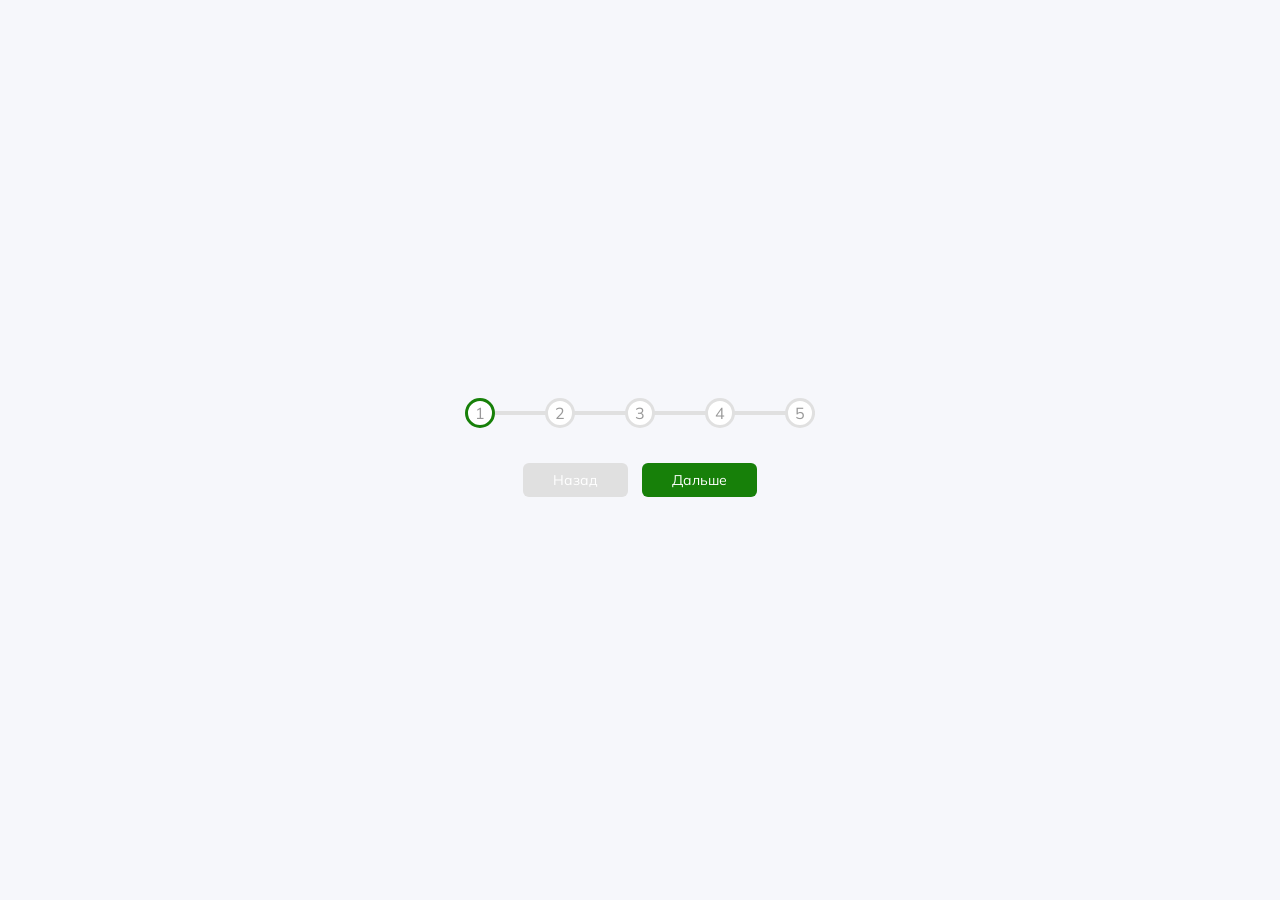
<file: 101_progress_steps/index.html>
<!DOCTYPE html>
<html lang="en">
  <head>
    <meta charset="UTF-8" />
    <meta name="viewport" content="width=device-width, initial-scale=1.0" />
    <link rel="stylesheet" href="style.css" />
    <title>Шаг за шагом</title>
  </head>
  <body>
    <div class="container">
      <div class="progress-container">
        <div class="progress" id="progress"></div>
        <div class="circle active">1</div>
        <div class="circle">2</div>
        <div class="circle">3</div>
        <div class="circle">4</div>
        <div class="circle">5</div>
      </div>

      <button class="btn" id="prev" disabled>Назад</button>
      <button class="btn" id="next">Дальше</button>
    </div>
    <script src="script.js"></script>
  </body>
</html>
</file>
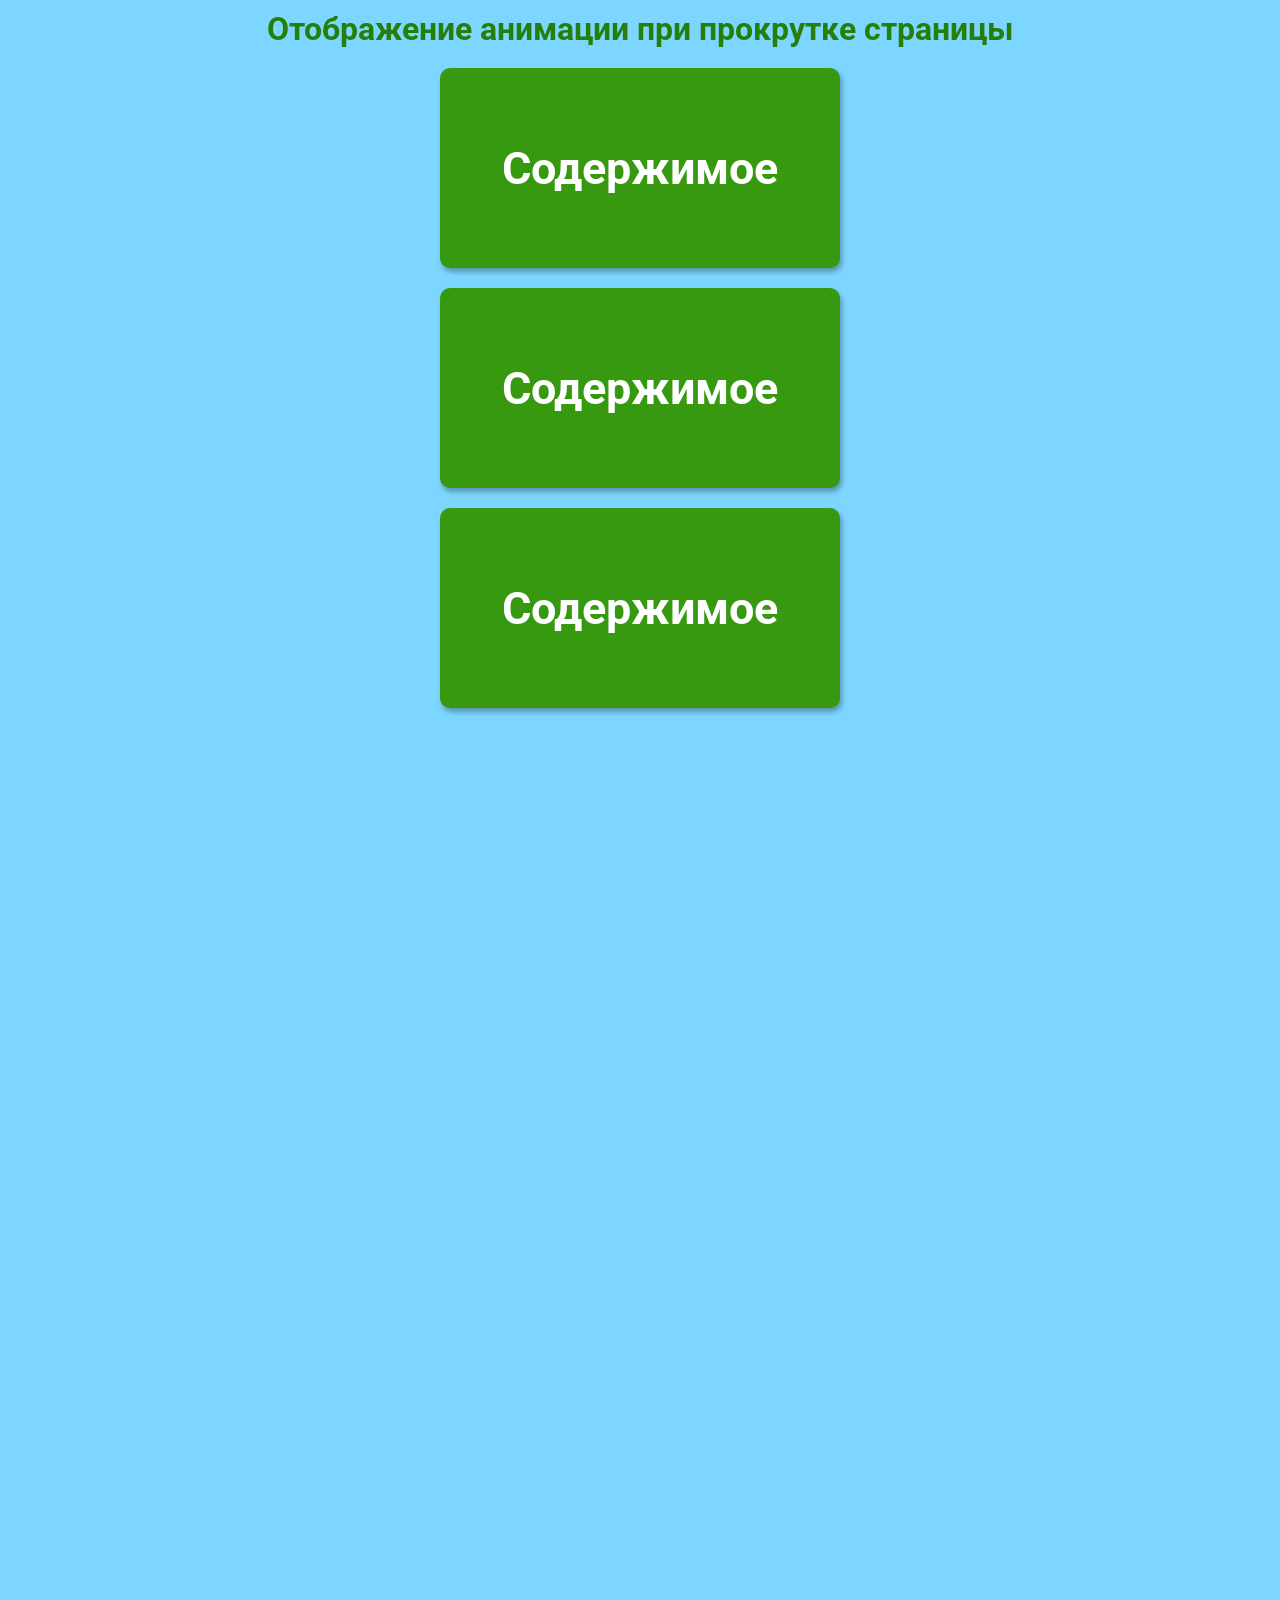
<file: 102_scroll_animation/index.html>
<!DOCTYPE html>
<html lang="en">
  <head>
    <meta charset="UTF-8" />
    <meta name="viewport" content="width=device-width, initial-scale=1.0" />
    <link rel="stylesheet" href="style.css" />
    <title>Scroll Animation</title>
  </head>
  <body>
    <h1>Отображение анимации при прокрутке страницы</h1>
    <div class="box"><h2>Содержимое</h2></div>
    <div class="box"><h2>Содержимое</h2></div>
    <div class="box"><h2>Содержимое</h2></div>
    <div class="box"><h2>Содержимое</h2></div>
    <div class="box"><h2>Содержимое</h2></div>
    <div class="box"><h2>Содержимое</h2></div>
    <div class="box"><h2>Содержимое</h2></div>
    <div class="box"><h2>Содержимое</h2></div>
    <div class="box"><h2>Содержимое</h2></div>
    <div class="box"><h2>Содержимое</h2></div>
    <div class="box"><h2>Содержимое</h2></div>
    <div class="box"><h2>Содержимое</h2></div>
    <div class="box"><h2>Содержимое</h2></div>
    <script src="script.js"></script>
  </body>
</html>
</file>
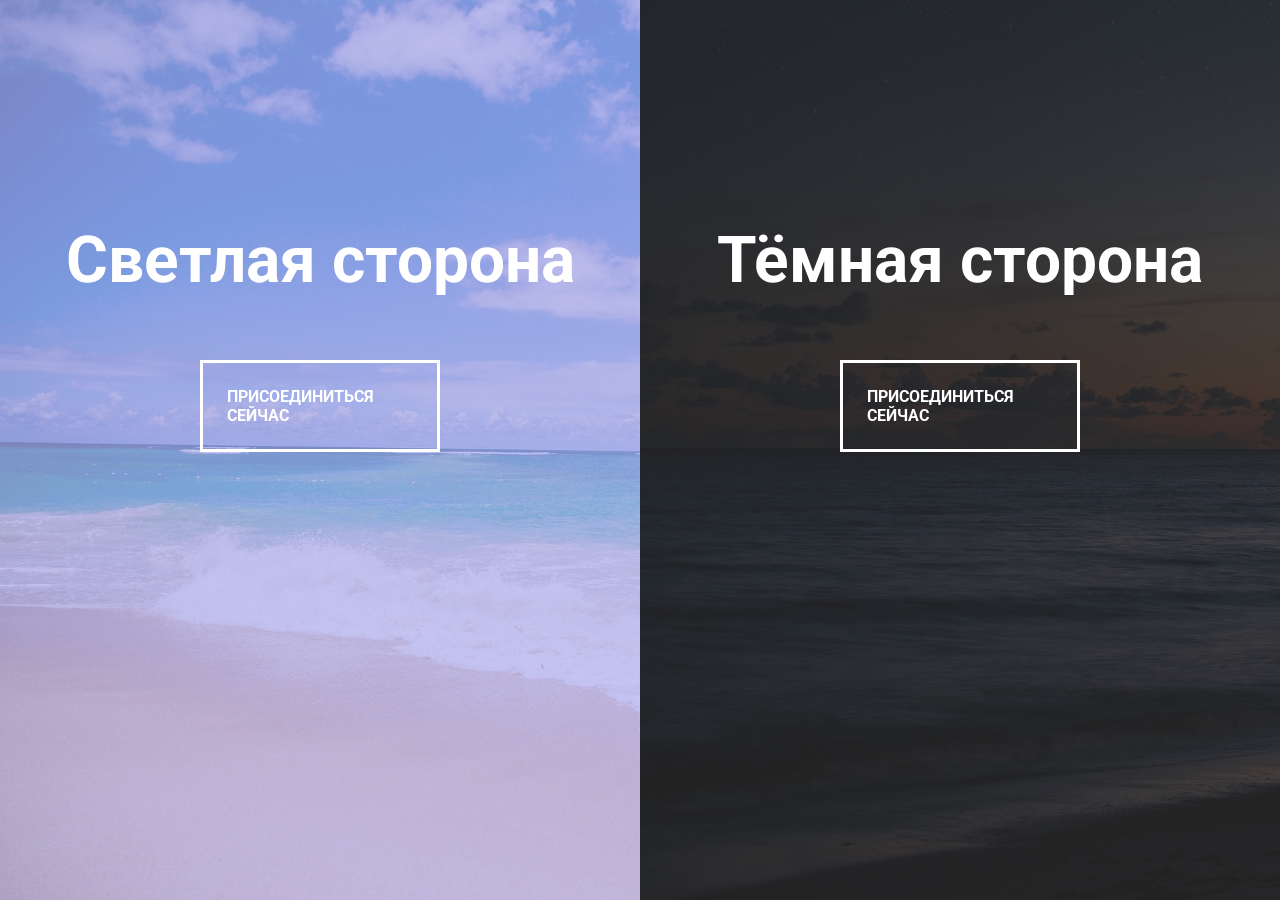
<file: 103_split_landing_page/index.html>
<!DOCTYPE html>
<html lang="en">
  <head>
    <meta charset="UTF-8" />
    <meta name="viewport" content="width=device-width, initial-scale=1.0" />
    <link rel="stylesheet" href="style.css" />
    <title>Страница выбора
    </title>
  </head>
  <body>
    <div class="container">
      <div class="split left">
        <h1>Светлая сторона</h1>
        <a href="#" class="btn">Присоединиться сейчас</a>
      </div>
      <div class="split right">
        <h1>Тёмная сторона</h1>
        <a href="#" class="btn">Присоединиться сейчас</a>
      </div>
    </div>

    <script src="script.js"></script>
  </body>
</html>
</file>
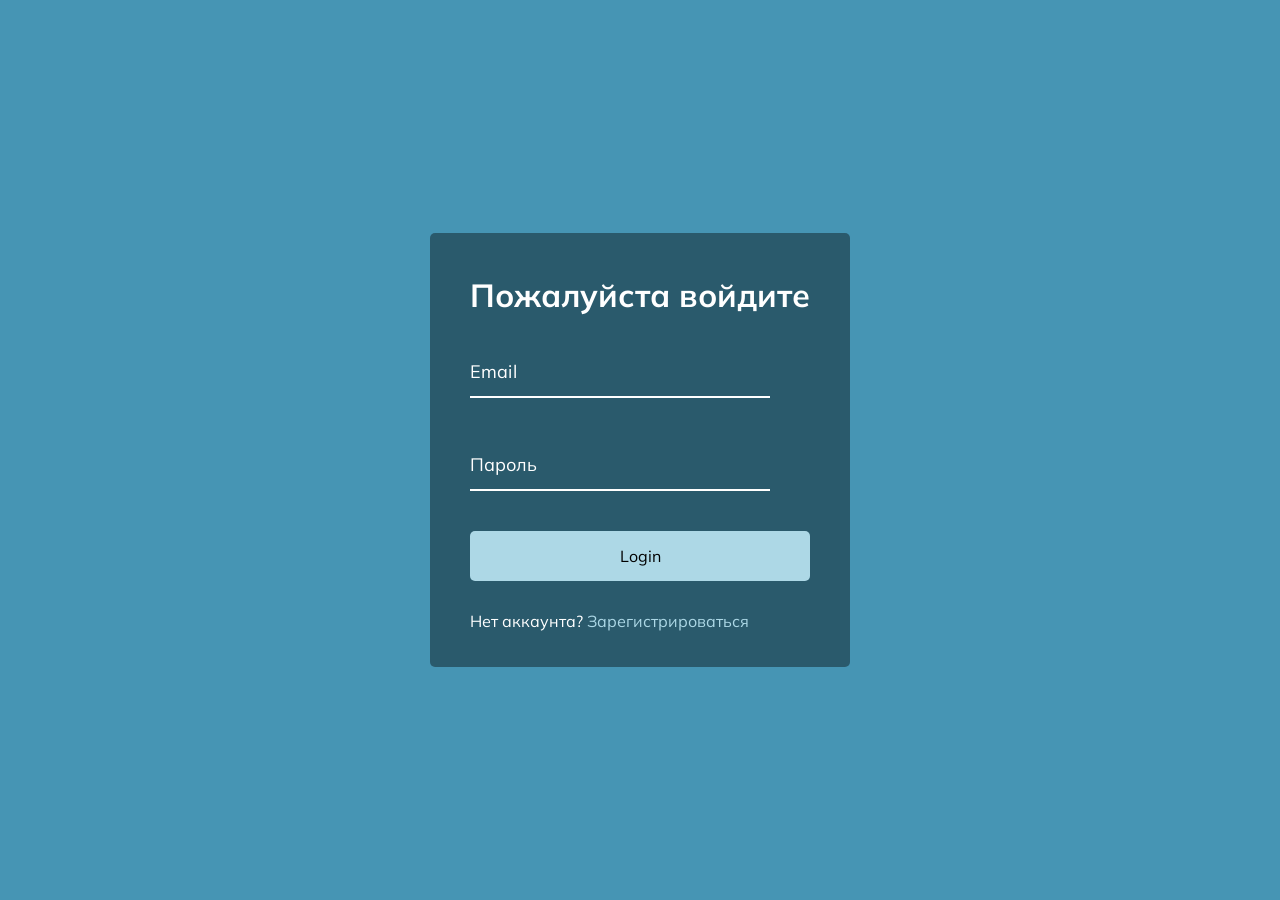
<file: 104_login_form/index.html>
<!DOCTYPE html>
<html lang="en">
  <head>
    <meta charset="UTF-8" />
    <meta name="viewport" content="width=device-width, initial-scale=1.0" />
    <link rel="stylesheet" href="style.css" />
    <title>Форма входа</title>
  </head>
  <body>
    <div class="container">
      <h1>Пожалуйста войдите</h1>
      <form>
        <div class="form-control">
          <input type="text" required>
          <label>Email</label>
          <!-- <label>
            <span style="transition-delay: 0ms">E</span>
              <span style="transition-delay: 50ms">m</span>
              <span style="transition-delay: 100ms">a</span>
              <span style="transition-delay: 150ms">i</span>
              <span style="transition-delay: 200ms">l</span>
        </label> -->
        </div>

        <div class="form-control">
          <input type="password" required>
          <label>Пароль</label>
        </div>

        <button class="btn">Login</button>

        <p class="text">Нет аккаунта? <a href="#">Зарегистрироваться</a> </p>
      </form>
    </div>
    <script src="script.js"></script>
  </body>
</html>
</file>
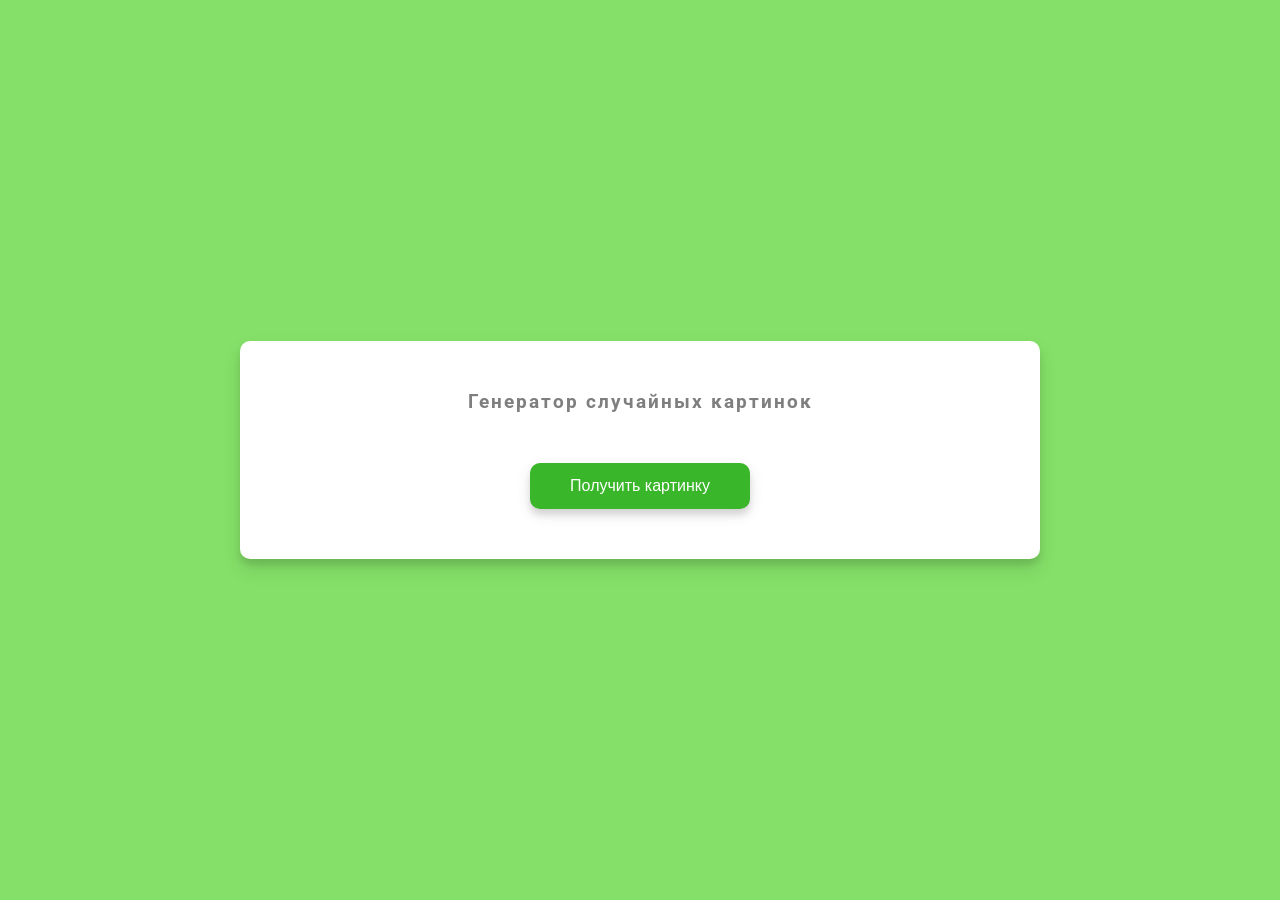
<file: 105_random_image/index.html>
<!DOCTYPE html>
<html lang="en">
  <head>
    <meta charset="UTF-8" />
    <meta name="viewport" content="width=device-width, initial-scale=1.0" />
    <link rel="stylesheet" href="style.css" />
    <title>Генератор картинок</title>
  </head>
  <body>
    <div class="container">
      <h3>Генератор случайных картинок</h3>
      <div id="randomImg" class="randomImg"></div>
      <div id="autor" class="randomImg"></div>
      <button id="randomImgBtn" class="btn">Получить картинку</button>
    </div>
    <script src="script.js"></script>
  </body>
</html>
</file>
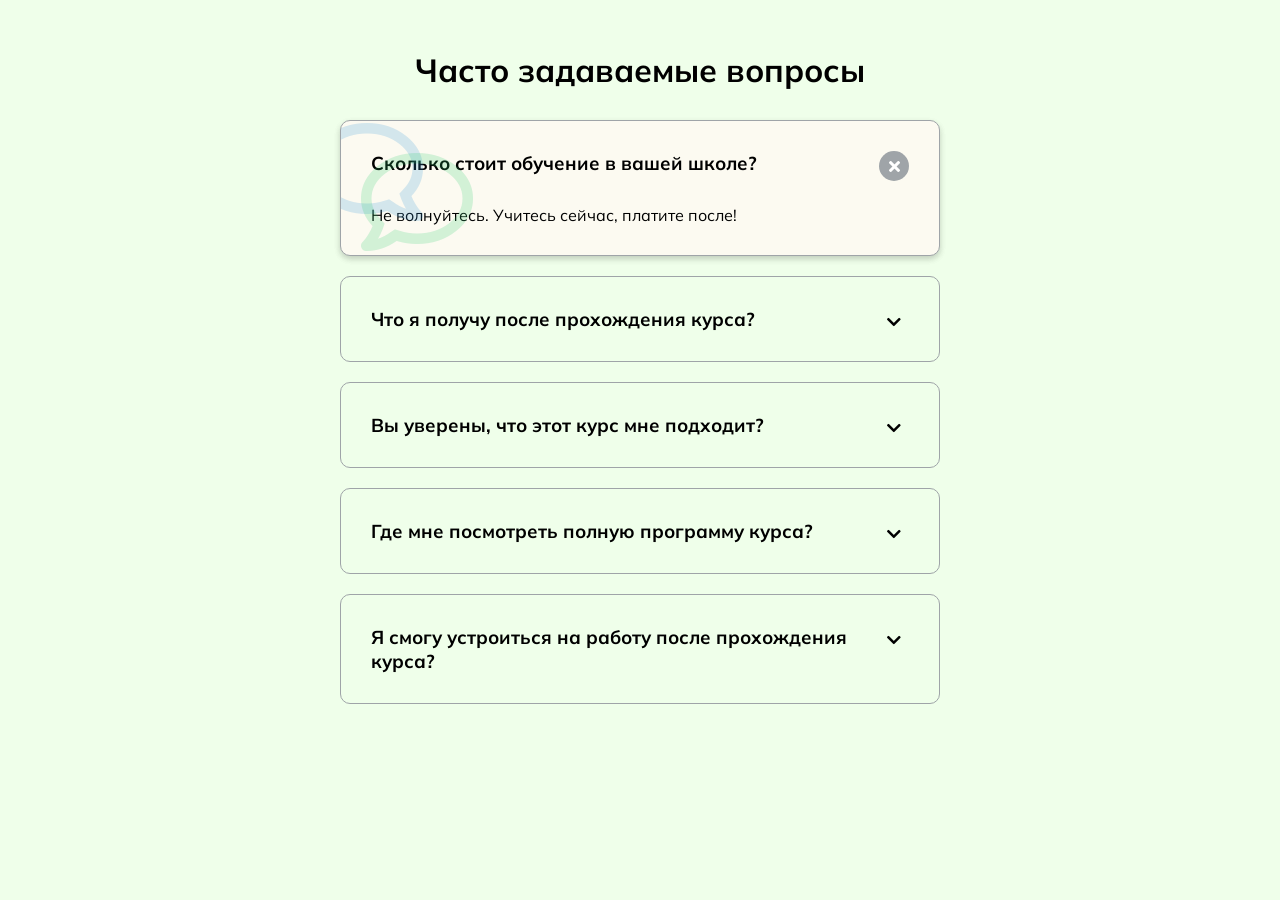
<file: 106_frequently_asked_questions/index.html>
<!DOCTYPE html>
<html lang="en">
  <head>
    <meta charset="UTF-8" />
    <meta name="viewport" content="width=device-width, initial-scale=1.0" />
    <link rel="stylesheet" href="https://cdnjs.cloudflare.com/ajax/libs/font-awesome/5.14.0/css/all.min.css" integrity="sha512-1PKOgIY59xJ8Co8+NE6FZ+LOAZKjy+KY8iq0G4B3CyeY6wYHN3yt9PW0XpSriVlkMXe40PTKnXrLnZ9+fkDaog==" crossorigin="anonymous" />
    <link rel="stylesheet" href="style.css" />
    <title>FAQ</title>
  </head>
  <body>
    <h1>Часто задаваемые вопросы</h1>
    <div class="faq-container">
      <div class="faq active">
        <h3 class="faq-title">
          Сколько стоит обучение в вашей школе? 
        </h3>

        <p class="faq-text">
          Не волнуйтесь. Учитесь сейчас, платите после!
        </p>

        <button class="faq-toggle">
          <i class="fas fa-chevron-down"></i>
          <i class="fas fa-times"></i>
        </button>
      </div>

      <div class="faq">
        <h3 class="faq-title">
          Что я получу после прохождения курса?
        </h3>
        <p class="faq-text">
          Вы получите много позитивных эмоций, опыт, хорошее настроение, и возможно, немного знаний.
        </p>
        <button class="faq-toggle">
          <i class="fas fa-chevron-down"></i>
          <i class="fas fa-times"></i>
        </button>
      </div>
      
      <div class="faq">
        <h3 class="faq-title">
          Вы уверены, что этот курс мне подходит?
        </h3>
        <p class="faq-text">
          Да. Это курс подходит всем, кто готов платить нам за него.
        </p>
        <button class="faq-toggle">
          <i class="fas fa-chevron-down"></i>
          <i class="fas fa-times"></i>
        </button>
      </div>
      
      <div class="faq">
        <h3 class="faq-title">
          Где мне посмотреть полную программу курса?
        </h3>
        <p class="faq-text">
          Полную программу курса мы пока сами не знаем, но вы можете пока оплатить, а там как-нибудь разберёмся.
        </p>
        <button class="faq-toggle">
          <i class="fas fa-chevron-down"></i>
          <i class="fas fa-times"></i>
        </button>
      </div>
      
      <div class="faq">
        <h3 class="faq-title">
          Я смогу устроиться на работу после прохождения курса?
        </h3>
        <p class="faq-text">
          Конечно, сможете. Мы всем помогаем устроиться поудобнее.
        </p>
        <button class="faq-toggle">
          <i class="fas fa-chevron-down"></i>
          <i class="fas fa-times"></i>
        </button>
      </div>
    </div>
    <script src="script.js"></script>
  </body>
</html>
</file>
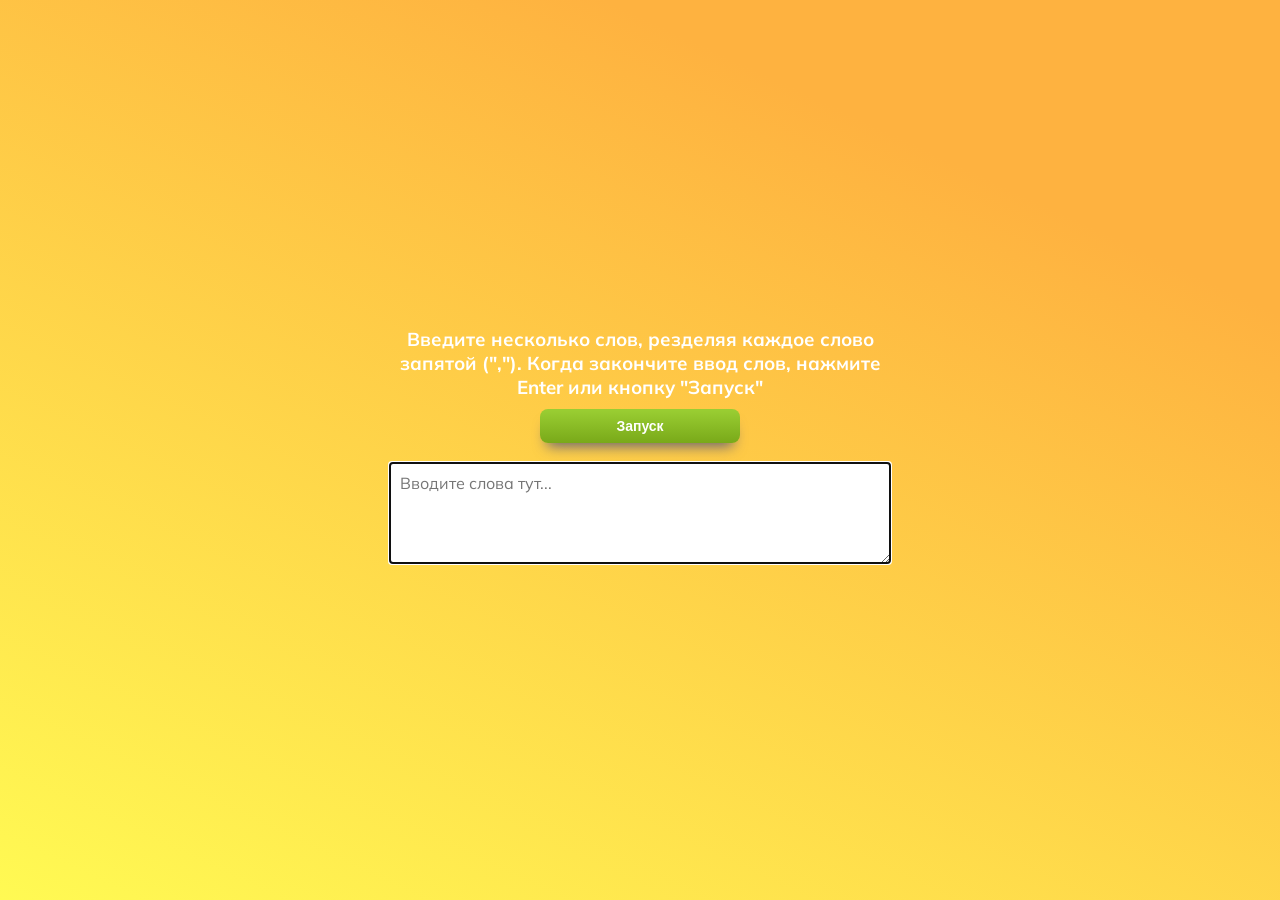
<file: 107_random_word_selection/index.html>
<!DOCTYPE html>
<html lang="en">
  <head>
    <meta charset="UTF-8" />
    <meta name="viewport" content="width=device-width, initial-scale=1.0" />
    <link rel="stylesheet" href="style.css" />
    <title>Выбор случайного слова</title>
  </head>
  <body>
    <div class="container">
      <h3>Введите несколько слов, резделяя каждое слово запятой (","). Когда закончите ввод слов, нажмите Enter или кнопку "Запуск" <br>
        <button class="css-button" id="start">Запуск</button>
      </h3>
      
      <textarea placeholder="Вводите слова тут..." id="textarea"></textarea>

      <div id="tags"></div>
    </div>

    <script src="script.js"></script>
  </body>
</html>
</file>
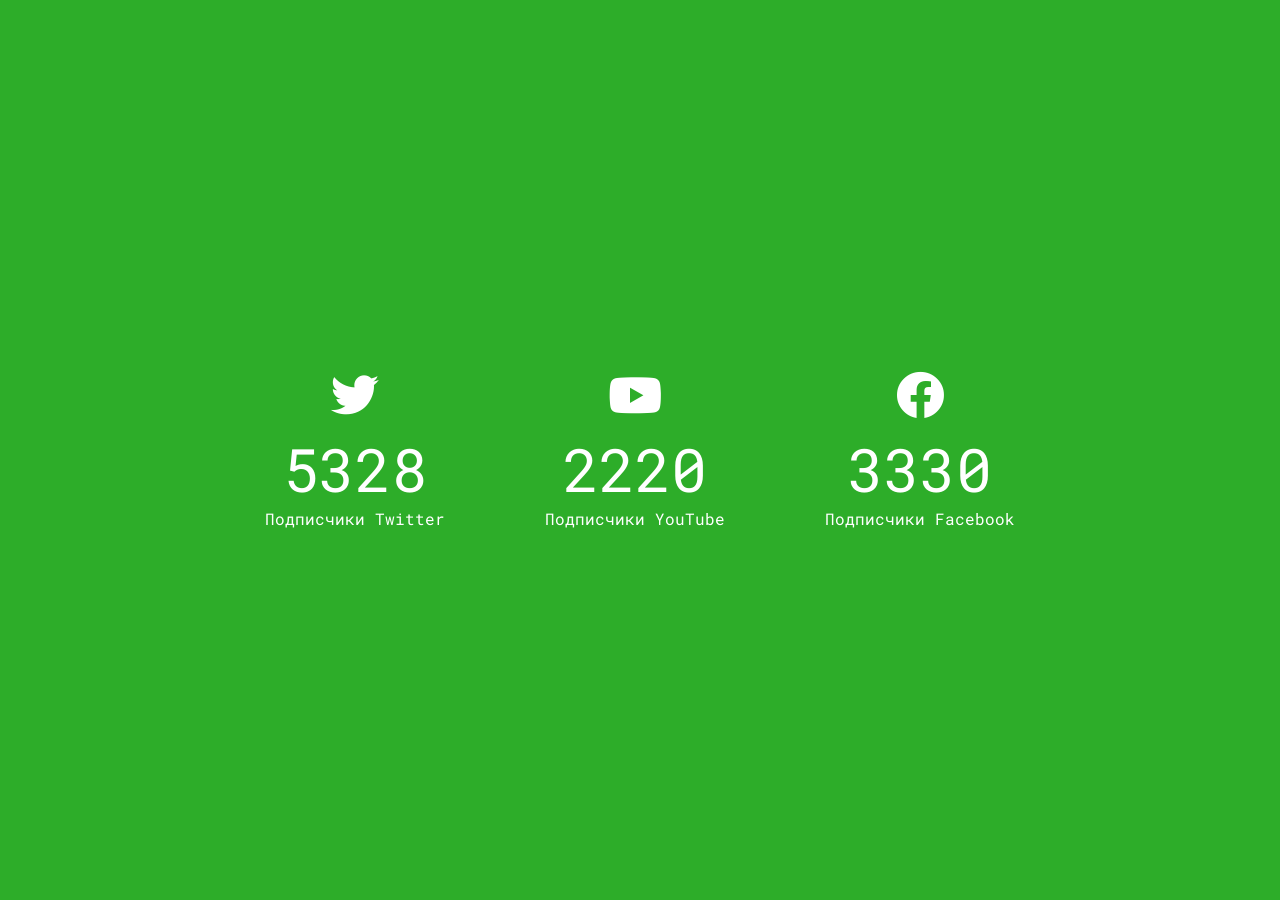
<file: 109_animated_counter/index.html>
<!DOCTYPE html>
<html lang="en">
  <head>
    <meta charset="UTF-8" />
    <meta name="viewport" content="width=device-width, initial-scale=1.0" />
    <link rel="stylesheet" href="https://cdnjs.cloudflare.com/ajax/libs/font-awesome/5.14.0/css/all.min.css" integrity="sha512-1PKOgIY59xJ8Co8+NE6FZ+LOAZKjy+KY8iq0G4B3CyeY6wYHN3yt9PW0XpSriVlkMXe40PTKnXrLnZ9+fkDaog==" crossorigin="anonymous" />
    <link rel="stylesheet" href="style.css" />
    <title>Анимированный счётчик</title>
  </head>
  <body>
    <div class="counter-container">
      <i class="fab fa-twitter fa-3x"></i>
      <div class="counter" data-target="12000"></div>
      <span>Подписчики Twitter</span>
    </div>

    <div class="counter-container">
      <i class="fab fa-youtube fa-3x"></i>
      <div class="counter" data-target="5000"></div>
      <span>Подписчики YouTube</span>
    </div>

    <div class="counter-container">
      <i class="fab fa-facebook fa-3x"></i>
      <div class="counter" data-target="7500"></div>
      <span>Подписчики Facebook</span>
    </div>
    <script src="script.js"></script>
  </body>
</html>
</file>
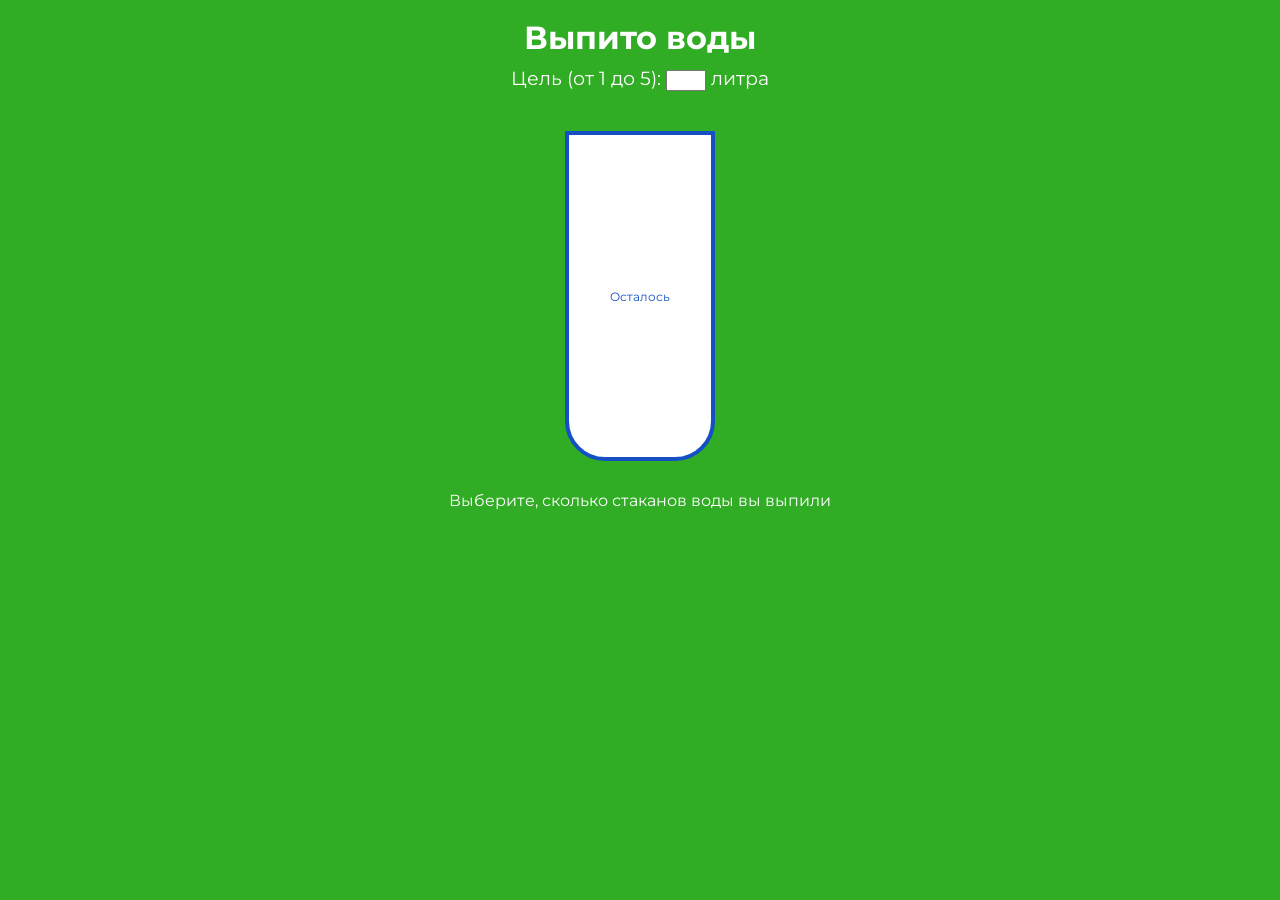
<file: 110_drink_water/index.html>
<!DOCTYPE html>
<html lang="en">
  <head>
    <meta charset="UTF-8" />
    <meta name="viewport" content="width=device-width, initial-scale=1.0" />
    <link rel="stylesheet" href="style.css" />
    <title>Выпито воды</title>
  </head>
  <body>
    <h1>Выпито воды</h1>
    <h3>Цель (от 1 до 5):
       <input id="target"></input>
      литра
    </h3>

    <div class="cup">
      <div class="remained" id="remained">
        <span id="liters"></span>
        <small>Осталось</small>
      </div>

      <div class="percentage" id="percentage"></div>
    </div>

    <p class="text">Выберите, сколько стаканов воды вы выпили</p>

    <div class="cups" id="cups">
      <!-- <div class="cup cup-small">250 мл</div>
      <div class="cup cup-small">250 мл</div>
      <div class="cup cup-small">250 мл</div>
      <div class="cup cup-small">250 мл</div> -->
    </div>

    <script src="script.js"></script>
  </body>
</html>
</file>
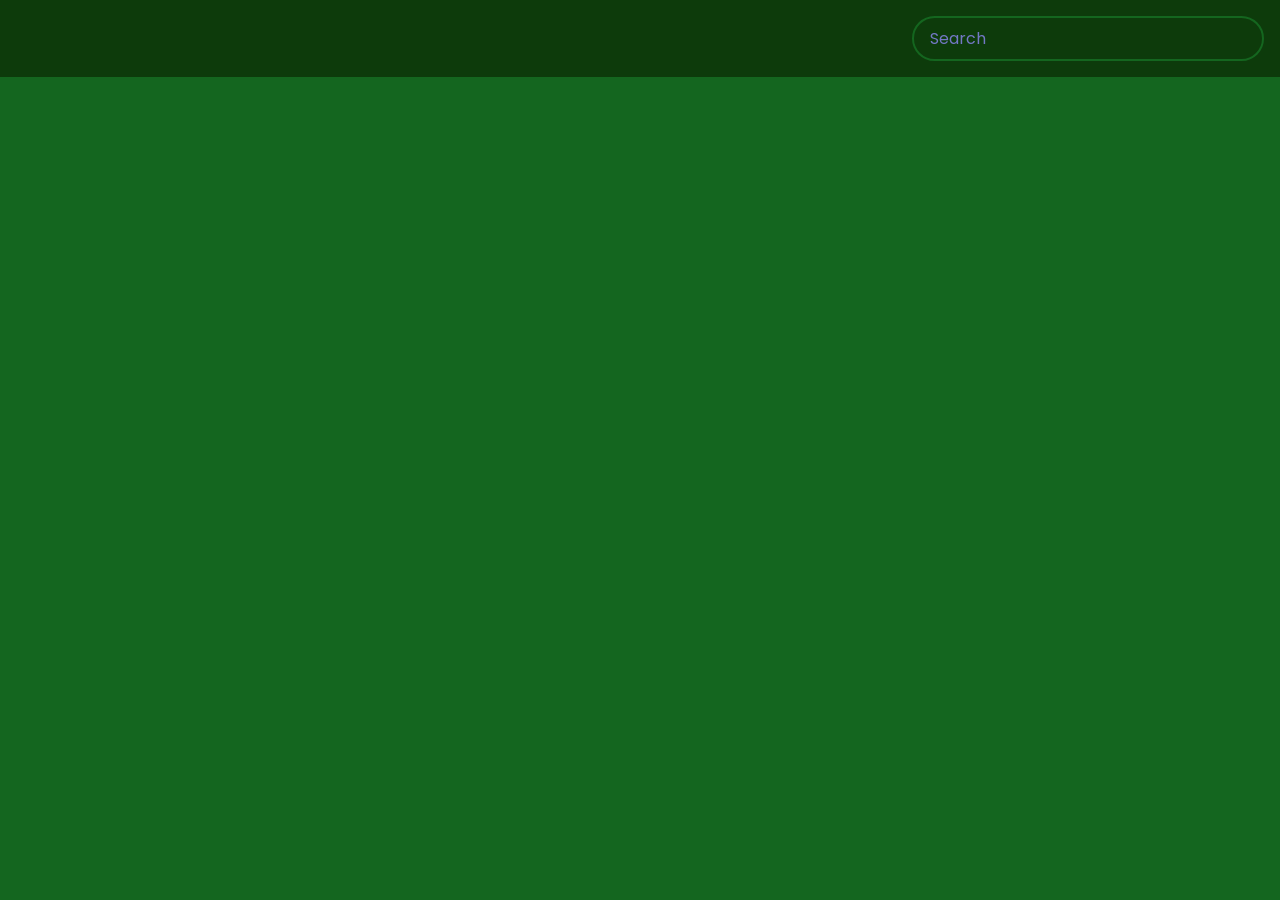
<file: 111_movie_app/index.html>
<!DOCTYPE html>
<html lang="en">
  <head>
    <meta charset="UTF-8" />
    <meta name="viewport" content="width=device-width, initial-scale=1.0" />
    <link rel="stylesheet" href="style.css" />
    <title>Поиск фильмов на английском</title>
  </head>
  <body>
    <header>
      <form id="form">
        <input type="text" id="search" class="search" placeholder="Search">
      </form>
    </header>

    <main id="main"></main>

    <script src="script.js"></script>
  </body>
</html>
</file>
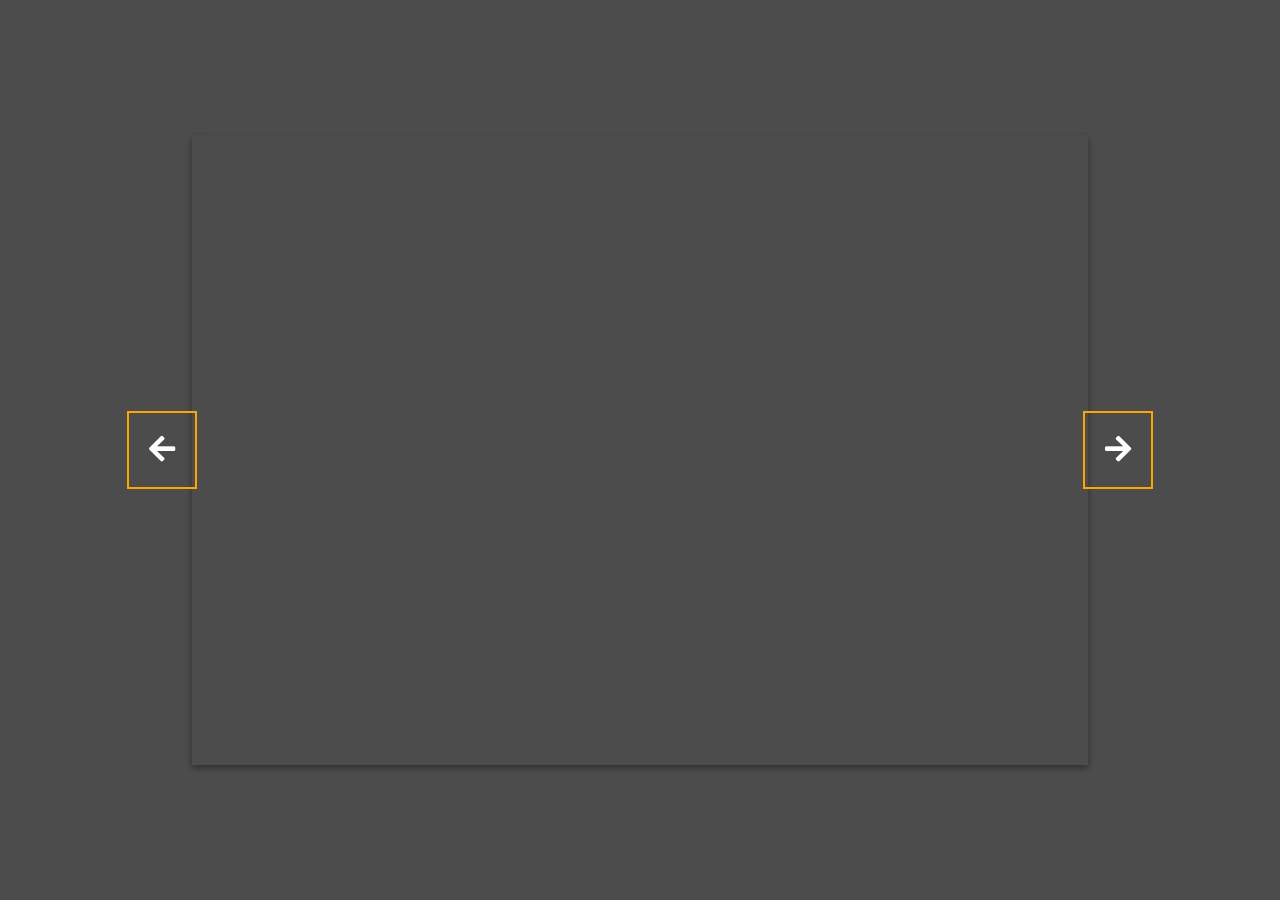
<file: 112_background_slider/index.html>
<!DOCTYPE html>
<html lang="en">
  <head>
    <meta charset="UTF-8" />
    <meta name="viewport" content="width=device-width, initial-scale=1.0" />
    <link
      rel="stylesheet"
      href="https://cdnjs.cloudflare.com/ajax/libs/font-awesome/5.14.0/css/all.min.css"
      integrity="sha512-1PKOgIY59xJ8Co8+NE6FZ+LOAZKjy+KY8iq0G4B3CyeY6wYHN3yt9PW0XpSriVlkMXe40PTKnXrLnZ9+fkDaog=="
      crossorigin="anonymous"
    />
    <link rel="stylesheet" href="style.css" />
    <title>Слайдер меняющий фон</title>
  </head>
  <body>
    <div class="slider-container">
      <div
        class="slide active"
        style="
          background-image: url('https://images.unsplash.com/photo-1549880338-65ddcdfd017b?ixlib=rb-1.2.1&ixid=eyJhcHBfaWQiOjEyMDd9&auto=format&fit=crop&w=2100&q=80');
        "
      ></div>
      <div
        class="slide"
        style="
          background-image: url('https://images.unsplash.com/photo-1511593358241-7eea1f3c84e5?ixlib=rb-1.2.1&ixid=eyJhcHBfaWQiOjEyMDd9&auto=format&fit=crop&w=1934&q=80');
        "
      ></div>

      <div
        class="slide"
        style="
          background-image: url('https://images.unsplash.com/photo-1495467033336-2effd8753d51?ixlib=rb-1.2.1&ixid=eyJhcHBfaWQiOjEyMDd9&auto=format&fit=crop&w=2100&q=80');
        "
      ></div>

      <div
        class="slide"
        style="
          background-image: url('https://images.unsplash.com/photo-1522735338363-cc7313be0ae0?ixlib=rb-1.2.1&ixid=eyJhcHBfaWQiOjEyMDd9&auto=format&fit=crop&w=2689&q=80');
        "
      ></div>

      <div
        class="slide"
        style="
          background-image: url('https://images.unsplash.com/photo-1559087867-ce4c91325525?ixlib=rb-1.2.1&ixid=eyJhcHBfaWQiOjEyMDd9&auto=format&fit=crop&w=2100&q=80');
        "
      ></div>

      <button class="arrow left-arrow" id="left">
        <i class="fas fa-arrow-left"></i>
      </button>

      <button class="arrow right-arrow" id="right">
        <i class="fas fa-arrow-right"></i>
      </button>
    </div>
    <script src="script.js"></script>
  </body>
</html>
</file>
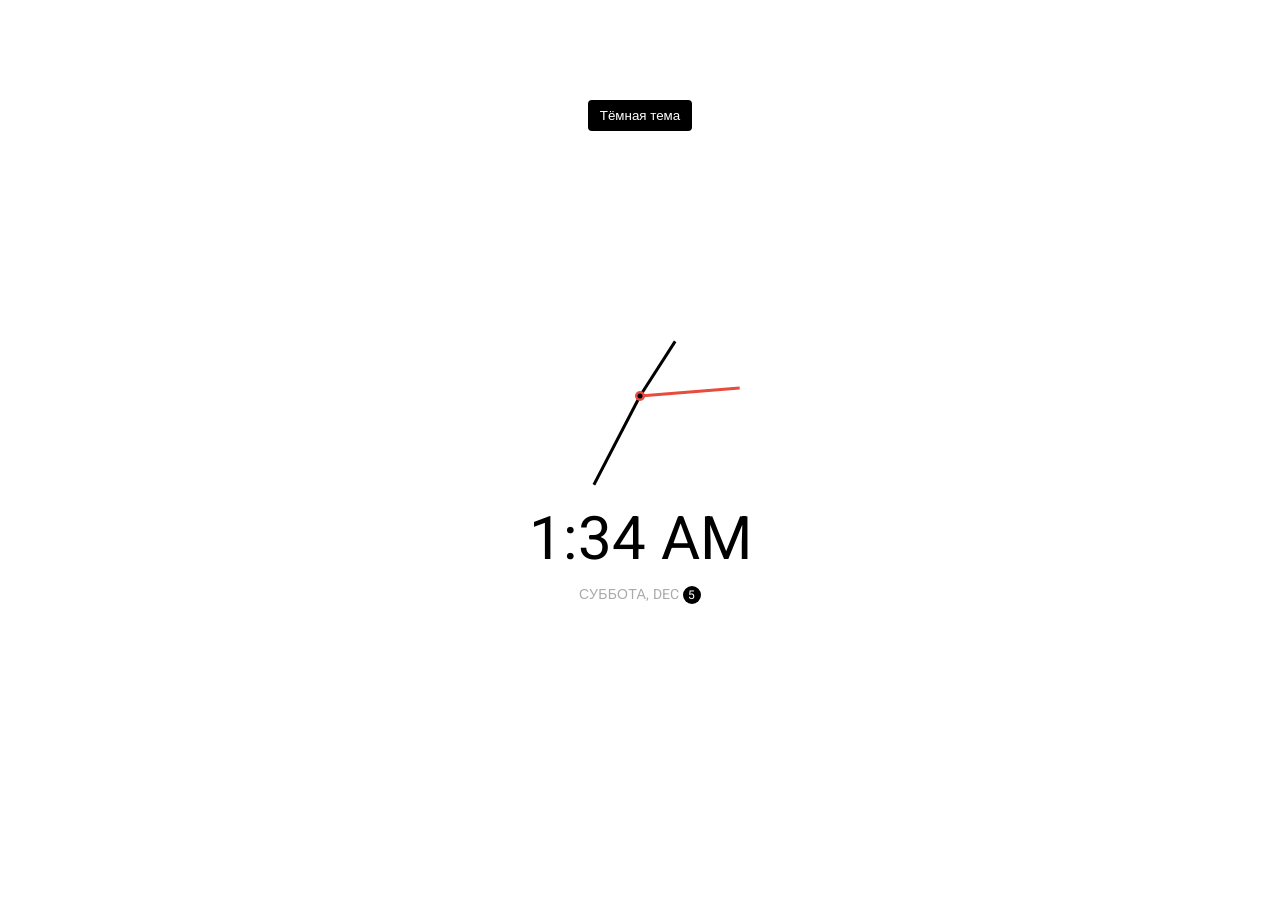
<file: 113_theme_clock/index.html>
<!DOCTYPE html>
<html lang="en">
  <head>
    <meta charset="UTF-8" />
    <meta name="viewport" content="width=device-width, initial-scale=1.0" />
    <link rel="stylesheet" href="style.css" />
    <title>Часы с темой</title>
  </head>
  <body>
    <!-- Inspired by this dribbble shot https://dribbble.com/shots/5958443-Alarm-clock -->

    <button class="toggle">Тёмная тема</button>

    <div class="clock-container">
      <div class="clock">
        <div class="needle hour"></div>
        <div class="needle minute"></div>
        <div class="needle second"></div>
        <div class="center-point"></div>
      </div>

      <div class="time"></div>
      <div class="date"></div>
    </div>

    <script src="script.js"></script>
  </body>
</html>
</file>
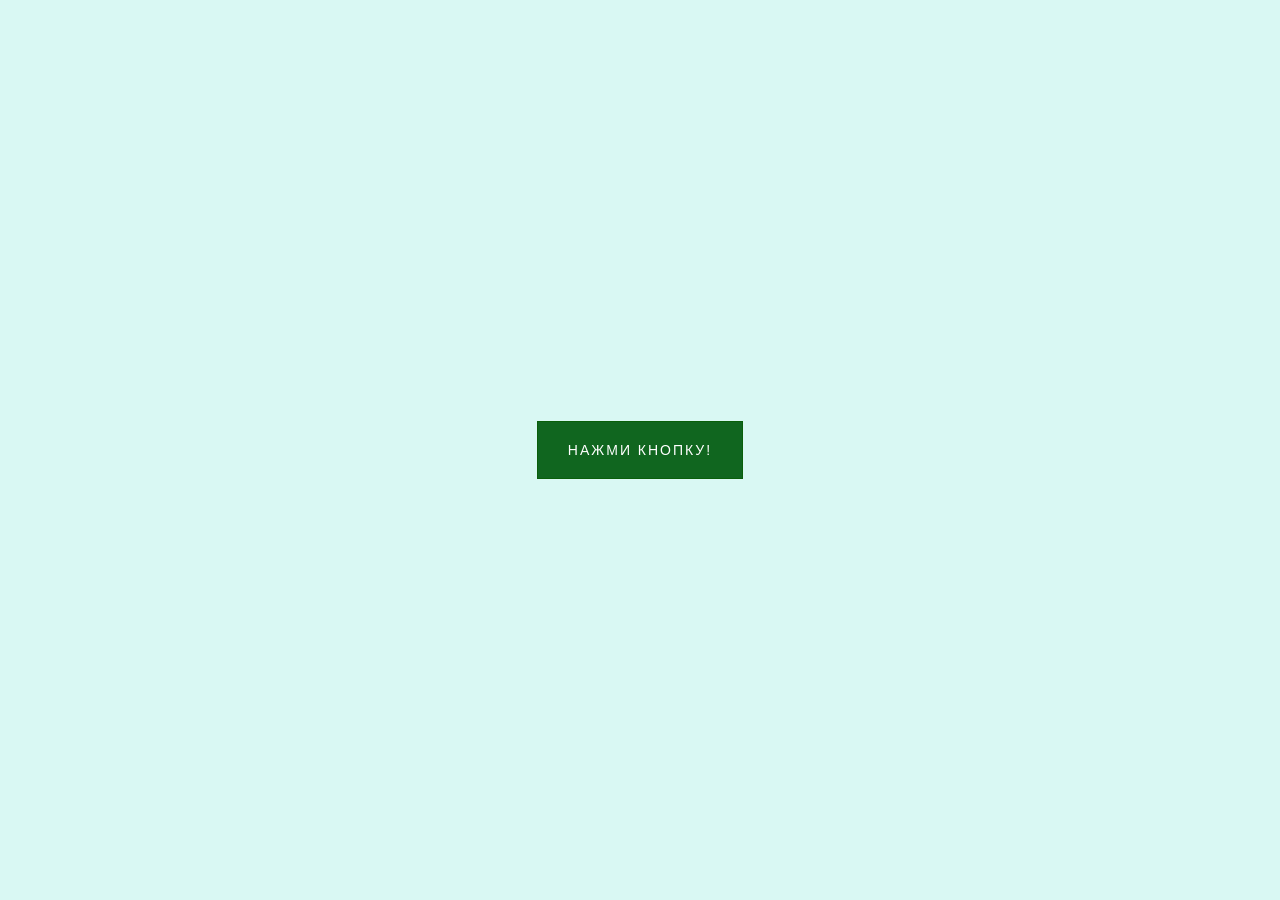
<file: 114_button_ripple_effect/index.html>
<!DOCTYPE html>
<html lang="en">
  <head>
    <meta charset="UTF-8" />
    <meta name="viewport" content="width=device-width, initial-scale=1.0" />
    <link rel="stylesheet" href="style.css" />
    <title>Красивый эффект кнопки</title>
  </head>
  <body>
    <button class="ripple">Нажми кнопку!</button>
    <script src="script.js"></script>
  </body>
</html>
</file>
<file: 101_progress_steps/style.css>
@import url('https://fonts.googleapis.com/css?family=Muli&display=swap');

:root {
  --line-border-fill: #178009;
  --line-btn-fill: #178009;
  --line-border-empty: #e0e0e0;
}

* {
  box-sizing: border-box;
}

body {
  background-color: #f6f7fb;
  font-family: 'Muli', sans-serif;
  display: flex;
  align-items: center;
  justify-content: center;
  height: 100vh;
  overflow: hidden;
  margin: 0;
}

.container {
  text-align: center;
}

.progress-container {
  display: flex;
  justify-content: space-between;
  position: relative;
  margin-bottom: 30px;
  max-width: 100%;
  width: 350px;
}

.progress-container::before {
  content: '';
  background-color: var(--line-border-empty);
  position: absolute;
  top: 50%;
  left: 0;
  transform: translateY(-50%);
  height: 4px;
  width: 100%;
  z-index: -1;
}

.progress {
  background-color: var(--line-border-fill);
  position: absolute;
  top: 50%;
  left: 0;
  transform: translateY(-50%);
  height: 4px;
  width: 0%;
  z-index: -1;
  transition: 0.4s ease;
}

.circle {
  background-color: #fff;
  color: #999;
  border-radius: 50%;
  height: 30px;
  width: 30px;
  display: flex;
  align-items: center;
  justify-content: center;
  border: 3px solid var(--line-border-empty);
  transition: 0.4s ease;
}

.circle.active {
  border-color: var(--line-border-fill);
}

.btn {
  background-color: var(--line-btn-fill);
  color: #fff;
  border: 0;
  border-radius: 6px;
  cursor: pointer;
  font-family: inherit;
  padding: 8px 30px;
  margin: 5px;
  font-size: 14px;
}

.btn:active {
  transform: scale(0.98);
}

.btn:focus {
  outline: 0;
}

.btn:disabled {
  background-color: var(--line-border-empty);
  cursor: not-allowed;
}
</file>
<file: 102_scroll_animation/style.css>
@import url('https://fonts.googleapis.com/css2?family=Roboto:wght@400;700&display=swap');

* {
  box-sizing: border-box;
}

body {
  background-color: #7dd6ff;
  font-family: 'Roboto', sans-serif;
  display: flex;
  flex-direction: column;
  align-items: center;
  justify-content: center;
  margin: 0;
  overflow-x: hidden;
}

h1 {
  margin: 10px;
  color: rgb(38, 126, 11);
}

.box {
  background-color: rgb(54, 153, 15);
  color: #fff;
  display: flex;
  align-items: center;
  justify-content: center;
  width: 400px;
  height: 200px;
  margin: 10px;
  border-radius: 10px;
  box-shadow: 2px 4px 5px rgba(0, 0, 0, 0.3);
  transform: translateX(400%);
  transition: transform 0.4s ease;
}

.box:nth-of-type(even) {
  transform: translateX(-400%);
}

.box.show {
  transform: translateX(0);
}

.box h2 {
  font-size: 45px;
}
</file>
<file: 103_split_landing_page/style.css>
@import url('https://fonts.googleapis.com/css2?family=Roboto:wght@400;700&display=swap');

:root {
  --left-bg-color: rgba(175, 174, 240, 0.7);
  --right-bg-color: rgba(43, 43, 43, 0.8);
  --left-btn-hover-color: rgba(87, 84, 236, 1);
  --right-btn-hover-color: rgba(28, 122, 28, 1);
  --hover-width: 75%;
  --other-width: 25%;
  --speed: 1000ms;
}

* {
  box-sizing: border-box;
}

body {
  font-family: 'Roboto', sans-serif;
  height: 100vh;
  overflow: hidden;
  margin: 0;
}

h1 {
  font-size: 4rem;
  color: #fff;
  position: absolute;
  left: 50%;
  top: 20%;
  transform: translateX(-50%);
  white-space: nowrap;
}

.btn {
  position: absolute;
  display: flex;
  align-items: center;
  justify-content: center;
  left: 50%;
  top: 40%;
  transform: translateX(-50%);
  text-decoration: none;
  color: #fff;
  border: #fff solid 0.2rem;
  font-size: 1rem;
  font-weight: bold;
  text-transform: uppercase;
  width: 15rem;
  padding: 1.5rem;
}

.split.left .btn:hover {
  background-color: var(--left-btn-hover-color);
  border-color: var(--left-btn-hover-color);
}

.split.right .btn:hover {
  background-color: var(--right-btn-hover-color);
  border-color: var(--right-btn-hover-color);
}

.container {
  position: relative;
  width: 100%;
  height: 100%;
  background: #333;
}

.split {
  position: absolute;
  width: 50%;
  height: 100%;
  overflow: hidden;
}

.split.left {
  left: 0;
  background: url('day.jpg');
  background-repeat: no-repeat;
  background-size: cover;
}

.split.left::before {
  content: '';
  position: absolute;
  width: 100%;
  height: 100%;
  background-color: var(--left-bg-color);
}

.split.right {
  right: 0;
  background: url('night.jpg');
  background-repeat: no-repeat;
  background-size: cover;
}

.split.right::before {
  content: '';
  position: absolute;
  width: 100%;
  height: 100%;
  background-color: var(--right-bg-color);
}

.split.right,
.split.left,
.split.right::before,
.split.left::before {
  transition: all var(--speed) ease-in-out;
}

.hover-left .left {
  width: var(--hover-width);
}

.hover-left .right {
  width: var(--other-width);
}

.hover-right .right {
  width: var(--hover-width);
}

.hover-right .left {
  width: var(--other-width);
}

@media (max-width: 800px) {
  h1 {
    font-size: 1.5rem;
    top: 30%;
  }

  .btn {
    padding: 1.2rem;
    width: 12rem;
    top: 50%;
  }
}
</file>
<file: 104_login_form/style.css>
@import url('https://fonts.googleapis.com/css?family=Muli&display=swap');

* {
  box-sizing: border-box;
}

body {
  background-color: rgb(70, 149, 180);
  color: #fff;
  font-family: 'Muli', sans-serif;
  display: flex;
  flex-direction: column;
  align-items: center;
  justify-content: center;
  height: 100vh;
  overflow: hidden;
  margin: 0;
}

.container {
  background-color: rgba(0, 0, 0, 0.4);
  padding: 20px 40px;
  border-radius: 5px;
}

.container h1 {
  text-align: center;
  margin-bottom: 30px;
}

.container a {
  text-decoration: none;
  color: lightblue;
}

.btn {
  cursor: pointer;
  display: inline-block;
  width: 100%;
  background: lightblue;
  padding: 15px;
  font-family: inherit;
  font-size: 16px;
  border: 0;
  border-radius: 5px;
}

.btn:focus {
  outline: 0;
}

.btn:active {
  transform: scale(0.98);
}

.text {
  margin-top: 30px;
}

.form-control {
  position: relative;
  margin: 20px 0 40px;
  width: 300px;
}

.form-control input {
  background-color: transparent;
  border: 0;
  border-bottom: 2px #fff solid;
  display: block;
  width: 100%;
  padding: 15px 0;
  font-size: 18px;
  color: #fff;
}

.form-control input:focus,
.form-control input:valid {
  outline: 0;
  border-bottom-color: lightblue;
}

.form-control label {
  position: absolute;
  top: 15px;
  left: 0;
  pointer-events: none;
}

.form-control label span {
  display: inline-block;
  font-size: 18px;
  min-width: 5px;
  transition: 0.3s cubic-bezier(0.68, -0.55, 0.265, 1.55);
}

.form-control input:focus + label span,
.form-control input:valid + label span {
  color: lightblue;
  transform: translateY(-30px);
}
</file>
<file: 105_random_image/style.css>
@import url('https://fonts.googleapis.com/css2?family=Roboto:wght@400;700&display=swap');

* {
  box-sizing: border-box;
}

body {
  background-color: #84e068;
  font-family: 'Roboto', sans-serif;
  display: flex;
  flex-direction: column;
  align-items: center;
  justify-content: center;
  height: 100vh;
  overflow: hidden;
  margin: 0;
  padding: 20px;
}

.container {
  background-color: #fff;
  border-radius: 10px;
  box-shadow: 0 10px 20px rgba(0, 0, 0, 0.1), 0 6px 6px rgba(0, 0, 0, 0.1);
  padding: 50px 20px;
  text-align: center;
  max-width: 100%;
  width: 800px;
}

h3 {
  margin: 0;
  opacity: 0.5;
  letter-spacing: 2px;
}

.randomImg {
  font-size: 30px;
  letter-spacing: 1px;
  line-height: 40px;
  margin: 50px auto;
  max-width: 600px;
  max-height: 900px;
}

.btn {
  background-color: #3ab62a;
  color: #fff;
  border: 0;
  border-radius: 10px;
  box-shadow: 0 5px 15px rgba(0, 0, 0, 0.1), 0 6px 6px rgba(0, 0, 0, 0.1);
  padding: 14px 40px;
  font-size: 16px;
  cursor: pointer;
}

.btn:active {
  transform: scale(0.98);
}

.btn:focus {
  outline: 0;
}
</file>
<file: 106_frequently_asked_questions/style.css>
@import url('https://fonts.googleapis.com/css?family=Muli&display=swap');

* {
  box-sizing: border-box;
}

body {
  font-family: 'Muli', sans-serif;
  background-color: #efffea;
}

h1 {
  margin: 50px 0 30px;
  text-align: center;
}

.faq-container {
  max-width: 600px;
  margin: 0 auto;
}

.faq {
  background-color: transparent;
  border: 1px solid #9fa4a8;
  border-radius: 10px;
  margin: 20px 0;
  padding: 30px;
  position: relative;
  overflow: hidden;
  transition: 0.3s ease;
}

.faq.active {
  background-color: rgb(252, 250, 241);
  box-shadow: 0 3px 6px rgba(0, 0, 0, 0.1), 0 3px 6px rgba(0, 0, 0, 0.1);
}

.faq.active::before,
.faq.active::after {
  content: '\f075';
  font-family: 'Font Awesome 5 Free';
  color: #2ecc71;
  font-size: 7rem;
  position: absolute;
  opacity: 0.2;
  top: 20px;
  left: 20px;
  z-index: 0;
}

.faq.active::before {
  color: #3498db;
  top: -10px;
  left: -30px;
  transform: rotateY(180deg);
}

.faq-title {
  margin: 0 35px 0 0;
}

.faq-text {
  display: none;
  margin: 30px 0 0;
}

.faq.active .faq-text {
  display: block;
}

.faq-toggle {
  background-color: transparent;
  border: 0;
  border-radius: 50%;
  cursor: pointer;
  display: flex;
  align-items: center;
  justify-content: center;
  font-size: 16px;
  padding: 0;
  position: absolute;
  top: 30px;
  right: 30px;
  height: 30px;
  width: 30px;
}

.faq-toggle:focus {
  outline: 0;
}

.faq-toggle .fa-times {
  display: none;
}

.faq.active .faq-toggle .fa-times {
  color: #fff;
  display: block;
}

.faq.active .faq-toggle .fa-chevron-down {
  display: none;
}

.faq.active .faq-toggle {
  background-color: #9fa4a8;
}
</file>
<file: 107_random_word_selection/style.css>
@import url('https://fonts.googleapis.com/css?family=Muli&display=swap');

* {
  box-sizing: border-box;
}

body {
  background: rgb(255,250,83);
  background: linear-gradient(25deg, rgba(255,250,83,1) 0%, rgba(254,178,64,1) 79%);
  font-family: 'Muli', sans-serif;
  display: flex;
  flex-direction: column;
  align-items: center;
  justify-content: center;
  height: 100vh;
  overflow: hidden;
  margin: 0;
}

h3 {
  color: #fff;
  margin: 10px 0 20px;
  text-align: center;
}

.container {
  width: 500px;
}

textarea {
  border: none;
  display: block;
  width: 100%;
  height: 100px;
  font-family: inherit;
  padding: 10px;
  margin: 0 0 20px;
  font-size: 16px;
}

.css-button {
  margin-top: 10px;
	font-size: 14px;
  font-weight: bold;
  min-width: 200px;
	border-radius: 8px;
	border: solid 0px #79a919;
	color: #FFFFFF;
	padding: 9px 16px;
	background: linear-gradient(180deg, #99cd32 5%, #79a919 100%);
	box-shadow: 0px 10px 14px -7px #616174;
	font-family: Arial;
	cursor: pointer;
	text-align: center;
	user-select: none;
	display: inline-flex;
	justify-content: center;
	align-items: center;
}
.css-button:hover {
	background: linear-gradient(180deg, #79a919 5%, #99cd32 100%);
}
.css-button:active {
	position: relative;
	top: 1px;
}

.tag {
  background-color: #f0932b;
  color: #fff;
  border-radius: 50px;
  padding: 10px 20px;
  margin: 0 5px 10px 0;
  font-size: 14px;
  display: inline-block;
}

.tag.highlight {
  background-color: #273c75;
}
</file>
<file: 109_animated_counter/style.css>
@import url('https://fonts.googleapis.com/css?family=Roboto+Mono&display=swap');

* {
  box-sizing: border-box;
}

body {
  background-color: #2dad29;
  color: #fff;
  font-family: 'Roboto Mono', sans-serif;
  display: flex;
  align-items: center;
  justify-content: center;
  height: 100vh;
  overflow: hidden;
  margin: 0;
}

.counter-container {
  display: flex;
  flex-direction: column;
  justify-content: center;
  text-align: center;
  margin: 30px 50px;
}

.counter {
  font-size: 60px;
  margin-top: 10px;
}

@media (max-width: 580px) {
  body {
    flex-direction: column;
  }
}
</file>
<file: 110_drink_water/style.css>
@import url('https://fonts.googleapis.com/css?family=Montserrat:400,600&display=swap');

:root {
  --border-color: #144fc6;
  --fill-color: #6ab3f8;
}

* {
  box-sizing: border-box;
}

body {
  background-color: #31ac25;
  color: #fff;
  font-family: 'Montserrat', sans-serif;
  display: flex;
  flex-direction: column;
  align-items: center;
  margin-bottom: 40px;
}

h1 {
  margin: 10px 0 0;
}

h3 {
  font-weight: 400;
  margin: 10px 0;
}

input {
  width: 40px;
}

.cup {
  background-color: #fff;
  border: 4px solid var(--border-color);
  color: var(--border-color);
  border-radius: 0 0 40px 40px;
  height: 330px;
  width: 150px;
  margin: 30px 0;
  display: flex;
  flex-direction: column;
  overflow: hidden;
}

.cup.cup-small {
  height: 95px;
  width: 50px;
  border-radius: 0 0 15px 15px;
  background-color: rgba(255, 255, 255, 0.9);
  cursor: pointer;
  font-size: 14px;
  align-items: center;
  justify-content: center;
  text-align: center;
  margin: 5px;
  transition: 0.3s ease;
}

.cup.cup-small.full {
  background-color: var(--fill-color);
  color: #fff;
}

.cups {
  display: flex;
  flex-wrap: wrap;
  align-items: center;
  justify-content: center;
  width: 280px;
}

.cups span {
  color: red;
  font-weight: bold;
}

.remained {
  display: flex;
  flex-direction: column;
  align-items: center;
  justify-content: center;
  text-align: center;
  flex: 1;
  transition: 0.3s ease;
}

.remained span {
  font-size: 20px;
  font-weight: bold;
}

.remained small {
  font-size: 12px;
}

.percentage {
  background-color: var(--fill-color);
  display: flex;
  align-items: center;
  justify-content: center;
  font-weight: bold;
  font-size: 30px;
  height: 0;
  transition: 0.3s ease;
}

.text {
  text-align: center;
  margin: 0 0 5px;
}
</file>
<file: 111_movie_app/style.css>
@import url('https://fonts.googleapis.com/css2?family=Poppins:wght@200;400&display=swap');

:root {
  --primary-color: #14661f;
  --secondary-color: #0d3b0b;
}

* {
  box-sizing: border-box;
}

body {
  background-color: var(--primary-color);
  font-family: 'Poppins', sans-serif;
  margin: 0;
}

header {
  padding: 1rem;
  display: flex;
  justify-content: flex-end;
  background-color: var(--secondary-color);
}

.search {
  background-color: transparent;
  border: 2px solid var(--primary-color);
  border-radius: 50px;
  font-family: inherit;
  font-size: 1rem;
  padding: 0.5rem 1rem;
  color: #fff;
}

.search::placeholder {
  color: #7378c5;
}

.search:focus {
  outline: none;
  background-color: var(--primary-color);
}

main {
  display: flex;
  flex-wrap: wrap;
  justify-content: center;
}

.movie {
  width: 300px;
  margin: 1rem;
  background-color: var(--secondary-color);
  box-shadow: 0 4px 5px rgba(0, 0, 0, 0.2);
  position: relative;
  overflow: hidden;
  border-radius: 3px;
}

.movie img {
  width: 100%;
}

.movie-info {
  color: #eee;
  display: flex;
  align-items: center;
  justify-content: space-between;
  padding: 0.5rem 1rem 1rem;
  letter-spacing: 0.5px;
}

.movie-info h3 {
  margin-top: 0;
}

.movie-info span {
  background-color: var(--primary-color);
  padding: 0.25rem 0.5rem;
  border-radius: 3px;
  font-weight: bold;
}

.movie-info span.green {
  color: lightgreen;
}

.movie-info span.orange {
  color: orange;
}

.movie-info span.red {
  color: red;
}

.overview {
  background-color: #fff;
  padding: 2rem;
  position: absolute;
  left: 0;
  bottom: 0;
  right: 0;
  max-height: 100%;
  transform: translateY(101%);
  overflow-y: auto;
  transition: transform 0.3s ease-in;
}

.movie:hover .overview {
  transform: translateY(0);
}
</file>
<file: 112_background_slider/style.css>
@import url('https://fonts.googleapis.com/css2?family=Roboto:wght@400;700&display=swap');

* {
  box-sizing: border-box;
}

body {
  font-family: 'Roboto', sans-serif;
  display: flex;
  flex-direction: column;
  align-items: center;
  justify-content: center;
  height: 100vh;
  overflow: hidden;
  margin: 0;
  background-position: center center;
  background-size: cover;
  transition: 0.4s;
}

body::before {
  content: '';
  position: absolute;
  top: 0;
  left: 0;
  width: 100%;
  height: 100vh;
  background-color: rgba(0, 0, 0, 0.7);
  z-index: -1;
}

.slider-container {
  box-shadow: 0 3px 6px rgba(0, 0, 0, 0.16), 0 3px 6px rgba(0, 0, 0, 0.23);
  height: 70vh;
  width: 70vw;
  position: relative;
  overflow: hidden;
}

.slide {
  opacity: 0;
  height: 100vh;
  width: 100vw;
  background-position: center center;
  background-size: cover;
  position: absolute;
  top: -15vh;
  left: -15vw;
  transition: 0.4s ease;
  z-index: 1;
}

.slide.active {
  opacity: 1;
}

.arrow {
  position: fixed;
  background-color: transparent;
  color: #fff;
  padding: 20px;
  font-size: 30px;
  border: 2px solid orange;
  top: 50%;
  transform: translateY(-50%);
  cursor: pointer;
}

.arrow:focus {
  outline: 0;
}

.left-arrow {
  left: calc(15vw - 65px);
}

.right-arrow {
  right: calc(15vw - 65px);
}
</file>
<file: 113_theme_clock/style.css>
@import url('https://fonts.googleapis.com/css?family=Heebo:300&display=swap');

* {
  box-sizing: border-box;
}

:root {
  --primary-color: #000;
  --secondary-color: #fff;
}

html {
  transition: all 0.5s ease-in;
}

html.dark {
  --primary-color: #fff;
  --secondary-color: #333;
}

html.dark {
  background-color: #111;
  color: var(--primary-color);
}

body {
  font-family: 'Heebo', sans-serif;
  display: flex;
  align-items: center;
  justify-content: center;
  height: 100vh;
  overflow: hidden;
  margin: 0;
}

.toggle {
  cursor: pointer;
  background-color: var(--primary-color);
  color: var(--secondary-color);
  border: 0;
  border-radius: 4px;
  padding: 8px 12px;
  position: absolute;
  top: 100px;
}

.toggle:focus {
  outline: none;
}

.clock-container {
  display: flex;
  flex-direction: column;
  justify-content: space-between;
  align-items: center;
}

.clock {
  position: relative;
  width: 200px;
  height: 200px;
}

.needle {
  background-color: var(--primary-color);
  position: absolute;
  top: 50%;
  left: 50%;
  height: 65px;
  width: 3px;
  transform-origin: bottom center;
  transition: all 0.5s ease-in;
}

.needle.hour {
  transform: translate(-50%, -100%) rotate(0deg);
}

.needle.minute {
  transform: translate(-50%, -100%) rotate(0deg);
  height: 100px;
}

.needle.second {
  transform: translate(-50%, -100%) rotate(0deg);
  height: 100px;
  background-color: #e74c3c;
}

.center-point {
  background-color: #e74c3c;
  width: 10px;
  height: 10px;
  position: absolute;
  top: 50%;
  left: 50%;
  transform: translate(-50%, -50%);
  border-radius: 50%;
}

.center-point::after {
  content: '';
  background-color: var(--primary-color);
  width: 5px;
  height: 5px;
  position: absolute;
  top: 50%;
  left: 50%;
  transform: translate(-50%, -50%);
  border-radius: 50%;
}

.time {
  font-size: 60px;
}

.date {
  color: #aaa;
  font-size: 14px;
  letter-spacing: 0.3px;
  text-transform: uppercase;
}

.date .circle {
  background-color: var(--primary-color);
  color: var(--secondary-color);
  border-radius: 50%;
  height: 18px;
  width: 18px;
  display: inline-flex;
  align-items: center;
  justify-content: center;
  line-height: 18px;
  transition: all 0.5s ease-in;
  font-size: 12px;
}
</file>
<file: 114_button_ripple_effect/style.css>
@import url('https://fonts.googleapis.com/css2?family=Roboto:wght@400;700&display=swap');

* {
  box-sizing: border-box;
}

body {
  background-color: rgb(217, 248, 243);
  font-family: 'Roboto', sans-serif;
  display: flex;
  flex-direction: column;
  align-items: center;
  justify-content: center;
  height: 100vh;
  overflow: hidden;
  margin: 0;
}

button {
  background-color: rgb(16, 102, 31);
  color: #fff;
  border: 1px rgb(10, 95, 10) solid;
  font-size: 14px;
  text-transform: uppercase;
  letter-spacing: 2px;
  padding: 20px 30px;
  overflow: hidden;
  margin: 10px 0;
  position: relative;
}

button:focus {
  outline: none;
}

button .circle {
  position: absolute;
  background-color: #fff;
  width: 100px;
  height: 100px;
  border-radius: 50%;
  transform: translate(-50%, -50%) scale(0);
  animation: scale 0.5s ease-out;
}

@keyframes scale {
  to {
    transform: translate(-50%, -50%) scale(3);
    opacity: 0;
  }
}
</file>
